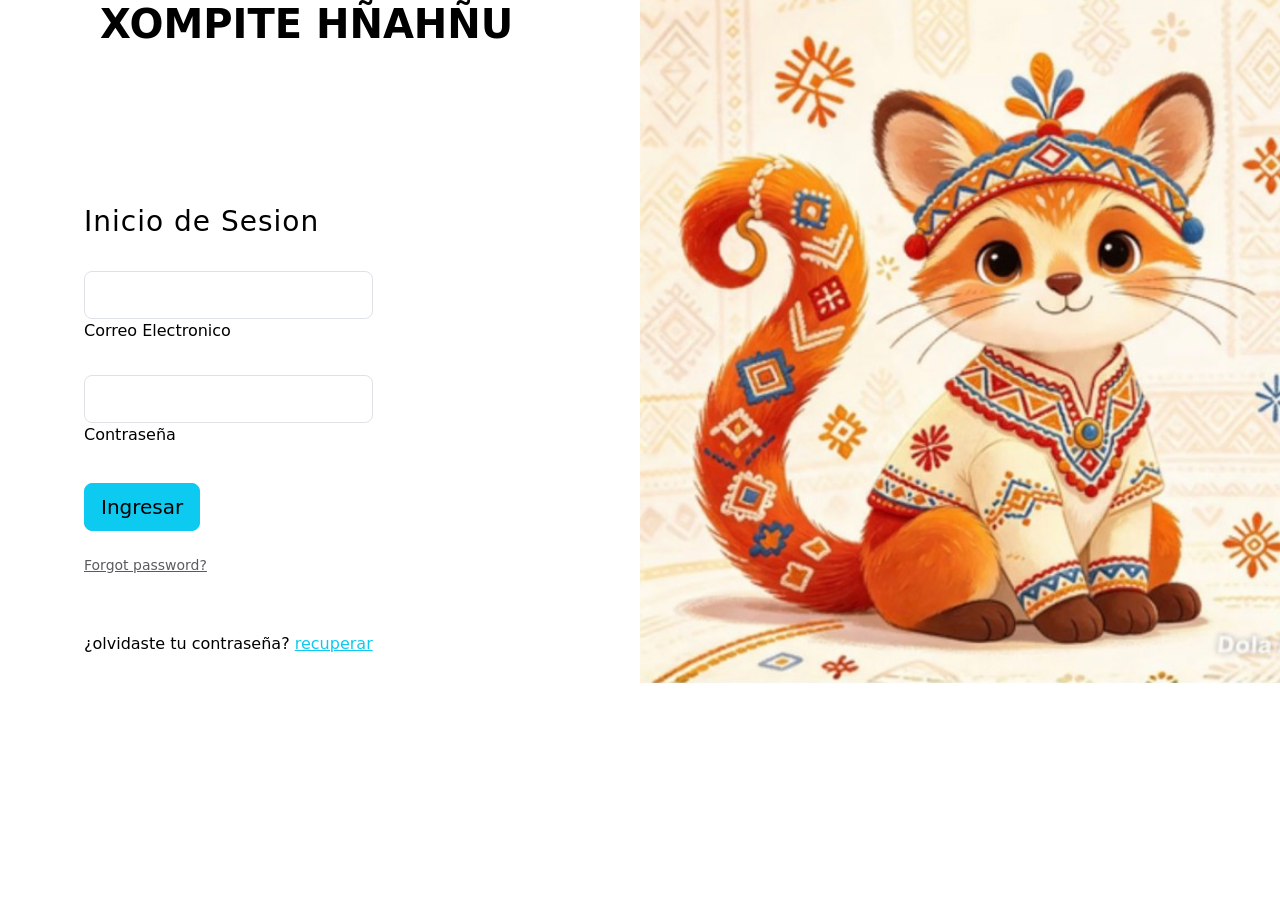
<file: login.html>
<!DOCTYPE html>
<html lang="en">
<head>
    <meta charset="UTF-8">
    <meta name="viewport" content="width=device-width, initial-scale=1.0">
    <title>Document</title>
    <link href="https://cdn.jsdelivr.net/npm/bootstrap@5.0.2/dist/css/bootstrap.min.css" rel="stylesheet" integrity="sha384-EVSTQN3/azprG1Anm3QDgpJLIm9Nao0Yz1ztcQTwFspd3yD65VohhpuuCOmLASjC" crossorigin="anonymous">
    <style>
        .bg-image-vertical {
position: relative;
overflow: hidden;
background-repeat: no-repeat;
background-position: right center;
background-size: auto 100%;
}

@media (min-width: 1025px) {
.h-custom-2 {
height: 100%;
}
}
    </style>
</head>
<body>
<section class="vh-100">
  <div class="container-fluid">
    <div class="row">
      <div class="col-sm-6 text-black">

        <div class="px-5 ms-xl-4">
          <i class="fas fa-crow fa-2x me-3 pt-5 mt-xl-4" style="color: #709085;"></i>
          <span class="h1 fw-bold mb-0">XOMPITE HÑAHÑU</span>
        </div>

        <div class="d-flex align-items-center h-custom-2 px-5 ms-xl-4 mt-5 pt-5 pt-xl-0 mt-xl-n5">

          <form id="loginForm" action="login.php" method="POST" novalidate>

            <h3 class="fw-normal mb-3 pb-3" style="letter-spacing: 1px;">Inicio de Sesion</h3>

            <div data-mdb-input-init class="form-outline mb-4">
              <input type="email" id="form2Example18" name="email" class="form-control form-control-lg" />
              <label class="form-label" for="form2Example18">Correo Electronico</label>
            </div>

            <div data-mdb-input-init class="form-outline mb-4">
              <input type="password" id="form2Example28" name="contrasena" class="form-control form-control-lg" />
              <label class="form-label" for="form2Example28">Contraseña</label>
            </div>

            <div class="pt-1 mb-4">
              <button data-mdb-button-init data-mdb-ripple-init class="btn btn-info btn-lg btn-block" type="submit">Ingresar</button>
            </div>

            <p class="small mb-5 pb-lg-2"><a class="text-muted" href="#!">Forgot password?</a></p>
            <p>¿olvidaste tu contraseña? <a href="#!" class="link-info">recuperar</a></p>

          </form>

        </div>

      </div>
      <div class="col-sm-6 px-0 d-none d-sm-block">
        <img src="imagenes/logop.jpeg" alt="logotipo" style="width: 700px; height: 80;">

      </div>
    </div>
  </div>
</section>
<link href="https://cdn.jsdelivr.net/npm/bootstrap@5.0.2/dist/css/bootstrap.min.css" rel="stylesheet" integrity="sha384-EVSTQN3/azprG1Anm3QDgpJLIm9Nao0Yz1ztcQTwFspd3yD65VohhpuuCOmLASjC" crossorigin="anonymous">
</body>
</html>
</file>
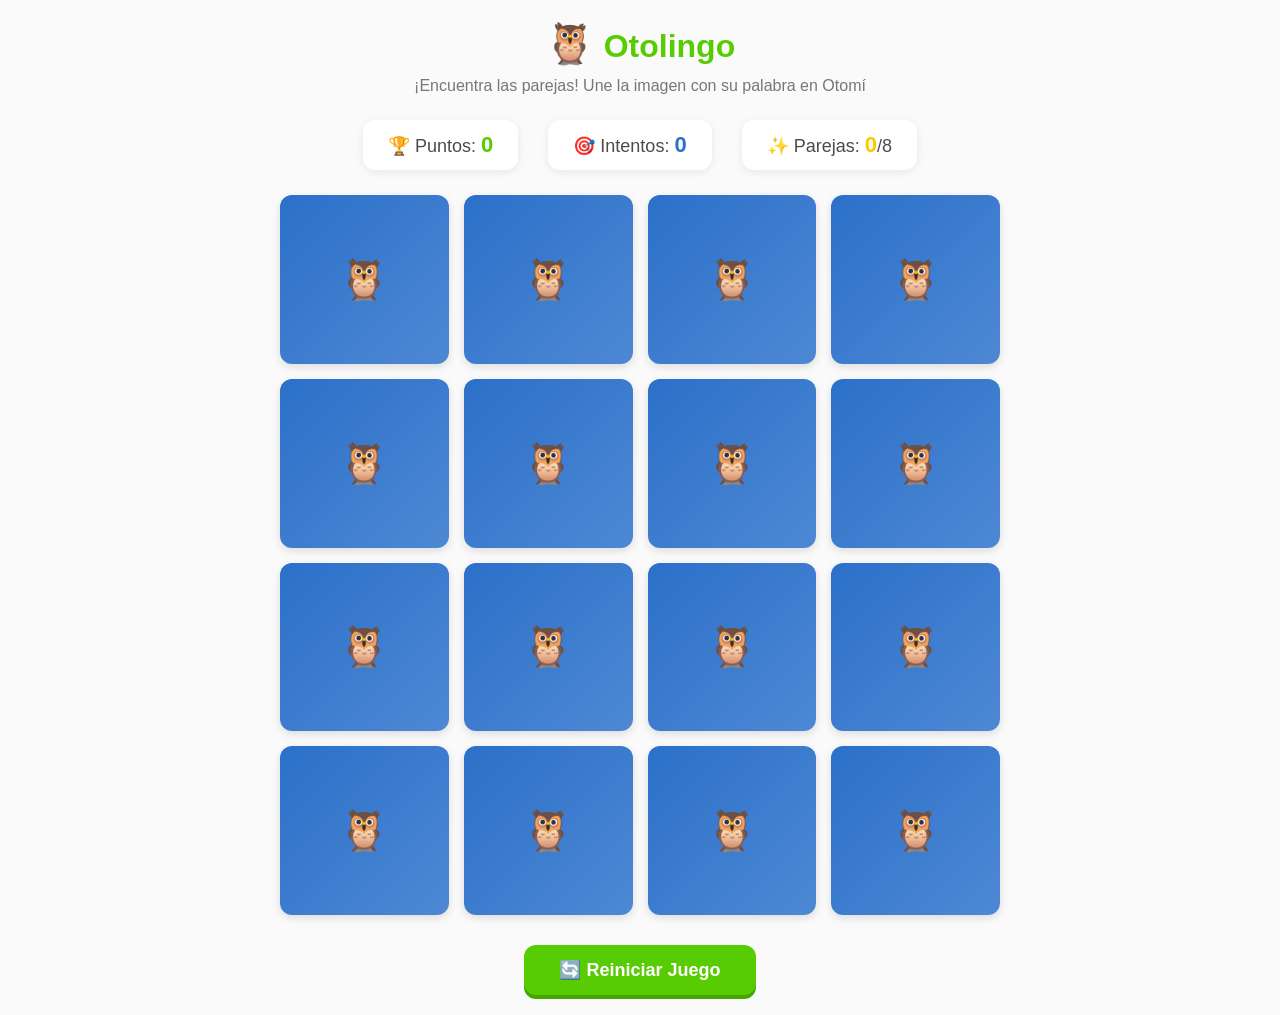
<file: memorama.html>
<!DOCTYPE html>
<html lang="es">
<head>
    <meta charset="UTF-8">
    <meta name="viewport" content="width=device-width, initial-scale=1.0">
    <title>Otolingo 🦉 - Memorama con Imágenes</title>
    <style>
        * {
            margin: 0;
            padding: 0;
            box-sizing: border-box;
            font-family: 'Arial Rounded MT Bold', sans-serif;
        }




        :root {
            --verde: #58CC02;
            --verde-oscuro: #46A302;
            --azul: #2B70C9;
            --azul-claro: #4E88D4;
            --amarillo: #FFC800;
            --rojo: #FF4B4B;
            --gris: #E5E5E5;
            --texto: #4B4B4B;
            --fondo: #FAFAFA;
        }




        body {
            background-color: var(--fondo);
            color: var(--texto);
            min-height: 100vh;
            padding: 20px;
        }




        header {
            text-align: center;
            margin-bottom: 25px;
        }




        h1 {
            font-size: 32px;
            color: var(--verde);
            margin-bottom: 10px;
        }




        h1 span {
            font-size: 40px;
        }




        .subtitulo {
            font-size: 16px;
            color: #777;
        }




        .info-juego {
            display: flex;
            justify-content: center;
            gap: 30px;
            margin-bottom: 25px;
            font-size: 18px;
            flex-wrap: wrap;
        }




        .puntuacion, .intentos, .encontrados {
            background: white;
            padding: 12px 25px;
            border-radius: 12px;
            box-shadow: 0 2px 8px rgba(0,0,0,0.08);
        }




        .puntuacion span { color: var(--verde); font-weight: bold; font-size: 22px; }
        .intentos span { color: var(--azul); font-weight: bold; font-size: 22px; }
        .encontrados span { color: var(--amarillo); font-weight: bold; font-size: 22px; }




        /* TABLERO */
        .tablero {
            max-width: 720px;
            margin: 0 auto;
            display: grid;
            grid-template-columns: repeat(4, 1fr);
            gap: 15px;
        }




        /* TARJETAS */
        .tarjeta {
            aspect-ratio: 1 / 1;
            position: relative;
            cursor: pointer;
            transform-style: preserve-3d;
            transition: transform 0.5s ease;
        }




        .tarjeta.volteada {
            transform: rotateY(180deg);
        }




        .cara {
            position: absolute;
            width: 100%;
            height: 100%;
            border-radius: 12px;
            display: flex;
            align-items: center;
            justify-content: center;
            backface-visibility: hidden;
            box-shadow: 0 3px 8px rgba(0,0,0,0.12);
        }




        .trasera {
            background: linear-gradient(135deg, var(--azul), var(--azul-claro));
            font-size: 40px;
        }




        .frente {
            background: white;
            border: 3px solid var(--amarillo);
            transform: rotateY(180deg);
            flex-direction: column;
            padding: 8px;
        }




        .emoji {
            font-size: 48px;
            margin-bottom: 5px;
        }




        .palabra {
            font-size: 16px;
            font-weight: bold;
            color: var(--azul);
            text-align: center;
        }




        .tarjeta.acertada .frente {
            background: #E8FFE8;
            border-color: var(--verde);
        }




        /* BOTONES */
        .contenedor-boton {
            text-align: center;
            margin-top: 30px;
        }




        .boton {
            background: var(--verde);
            color: white;
            border: none;
            padding: 14px 35px;
            font-size: 18px;
            border-radius: 12px;
            cursor: pointer;
            font-weight: bold;
            box-shadow: 0 4px 0 var(--verde-oscuro);
            transition: all 0.1s;
        }




        .boton:active {
            transform: translateY(4px);
            box-shadow: none;
        }




        /* MENSAJE FINAL */
        .mensaje-final {
            position: fixed;
            top: 50%;
            left: 50%;
            transform: translate(-50%, -50%);
            background: white;
            padding: 40px;
            border-radius: 20px;
            box-shadow: 0 6px 25px rgba(0,0,0,0.2);
            text-align: center;
            z-index: 100;
            display: none;
        }




        .mensaje-final h2 {
            font-size: 28px;
            color: var(--verde);
            margin-bottom: 15px;
        }




        .mensaje-final p {
            font-size: 18px;
            margin-bottom: 20px;
        }




        .oculto {
            display: none !important;
        }




        /* Responsivo */
        @media (max-width: 600px) {
            .tablero {
                grid-template-columns: repeat(3, 1fr);
            }
            .emoji {
                font-size: 36px;
            }
            .palabra {
                font-size: 13px;
            }
        }
    </style>
</head>
<body>




    <header>
        <h1><span>🦉</span> Otolingo</h1>
        <p class="subtitulo">¡Encuentra las parejas! Une la imagen con su palabra en Otomí</p>
    </header>




    <div class="info-juego">
        <div class="puntuacion">🏆 Puntos: <span id="puntos">0</span></div>
        <div class="intentos">🎯 Intentos: <span id="intentos">0</span></div>
        <div class="encontrados">✨ Parejas: <span id="encontrados">0</span>/8</div>
    </div>




    <div class="tablero" id="tablero"></div>




    <div class="contenedor-boton">
        <button class="boton" onclick="reiniciarJuego()">🔄 Reiniciar Juego</button>
    </div>




    <!-- MENSAJE FINAL -->
    <div class="mensaje-final" id="mensajeFinal">
        <h2>🎉 ¡Felicidades!</h2>
        <p>Has encontrado todas las parejas en <strong id="totalIntentos">0</strong> intentos</p>
        <p>Puntuación final: <strong id="puntosFinal">0</strong> puntos</p>
        <button class="boton" onclick="cerrarMensaje(); reiniciarJuego();">¡Jugar otra vez!</button>
    </div>




    <script>
        // ==========================================
        // BASE DE DATOS: IMAGEN ↔ PALABRA EN OTOMÍ
        // ==========================================
      const parejas = [
            { imagen: "🐕", palabra: "F'yo", nombre: "Perro" },
            { imagen: "🐱", palabra: "Mixtu", nombre: "Gato" },
            { imagen: "🏠", palabra: "Nguu", nombre: "Casa" },
            { imagen: "💧", palabra: "Deje", nombre: "Agua" },
            { imagen: "🌽", palabra: "dethä", nombre: "Maíz" },
            { imagen: "☀️", palabra: "Jädi", nombre: "Sol" },
            { imagen: "🌙", palabra: "Zänä", nombre: "Luna" },
            { imagen: "👋", palabra: "Jaxia", nombre: "Hola" }
        ];






        // ==========================================
        // VARIABLES DEL JUEGO
        // ==========================================
        let puntos = 0;
        let intentos = 0;
        let parejasEncontradas = 0;
        let tarjetasVolteadas = [];
        let bloqueado = false;




        // ==========================================
        // INICIAR JUEGO
        // ==========================================
        function iniciarJuego() {
            puntos = 0;
            intentos = 0;
            parejasEncontradas = 0;
            tarjetasVolteadas = [];
            bloqueado = false;
           
            actualizarPuntuacion();
            generarTarjetas();
        }




        // ==========================================
        // MEZCLAR ARRAY
        // ==========================================
        function mezclar(array) {
            return array.slice().sort(() => Math.random() - 0.5);
        }




        // ==========================================
        // GENERAR TARJETAS
        // ==========================================
        function generarTarjetas() {
            const tablero = document.getElementById('tablero');
            tablero.innerHTML = "";




            // Crear pares: una tarjeta con IMAGEN y otra con la PALABRA en Otomí
            let tarjetas = [];
            parejas.forEach((par, indice) => {
                // Tarjeta con imagen
                tarjetas.push({ tipo: "imagen", contenido: par.imagen, parId: indice });
                // Tarjeta con palabra en Otomí
                tarjetas.push({ tipo: "palabra", contenido: par.palabra, parId: indice });
            });




            // Mezclar las tarjetas
            tarjetas = mezclar(tarjetas);




            // Crear cada tarjeta en el HTML
            tarjetas.forEach((datos) => {
                const tarjeta = document.createElement('div');
                tarjeta.className = 'tarjeta';
                tarjeta.dataset.parId = datos.parId;
                tarjeta.dataset.tipo = datos.tipo;
               
                if (datos.tipo === "imagen") {
                    tarjeta.innerHTML = `
                        <div class="cara trasera">🦉</div>
                        <div class="cara frente">
                            <div class="emoji">${datos.contenido}</div>
                        </div>
                    `;
                } else {
                    tarjeta.innerHTML = `
                        <div class="cara trasera">🦉</div>
                        <div class="cara frente">
                            <div class="palabra">${datos.contenido}</div>
                        </div>
                    `;
                }
               
                tarjeta.onclick = () => voltearTarjeta(tarjeta);
                tablero.appendChild(tarjeta);
            });
        }




        // ==========================================
        // VOLTEAR TARJETA
        // ==========================================
        function voltearTarjeta(tarjeta) {
            if (bloqueado) return;
            if (tarjeta.classList.contains('volteada')) return;
            if (tarjeta.classList.contains('acertada')) return;




            tarjeta.classList.add('volteada');
            tarjetasVolteadas.push(tarjeta);




            if (tarjetasVolteadas.length === 2) {
                intentos++;
                actualizarPuntuacion();
                comprobarPareja();
            }
        }




        // ==========================================
        // COMPROBAR SI SON PAREJA
        // ==========================================
        function comprobarPareja() {
            bloqueado = true;
            const t1 = tarjetasVolteadas[0];
            const t2 = tarjetasVolteadas[1];




            if (t1.dataset.parId === t2.dataset.parId) {
                // ✅ ¡ENCONTRÓ LA PAREJA!
                puntos += 10;
                parejasEncontradas++;
               
                setTimeout(() => {
                    t1.classList.add('acertada');
                    t2.classList.add('acertada');
                    t1.style.cursor = "default";
                    t2.style.cursor = "default";
                    actualizarPuntuacion();
                   
                    if (parejasEncontradas === parejas.length) {
                        setTimeout(mostrarMensajeFinal, 500);
                    }
                   
                    tarjetasVolteadas = [];
                    bloqueado = false;
                }, 600);
               
            } else {
                // ❌ NO SON IGUALES
                setTimeout(() => {
                    t1.classList.remove('volteada');
                    t2.classList.remove('volteada');
                    tarjetasVolteadas = [];
                    bloqueado = false;
                }, 1000);
            }
        }




        function actualizarPuntuacion() {
            document.getElementById('puntos').textContent = puntos;
            document.getElementById('intentos').textContent = intentos;
            document.getElementById('encontrados').textContent = `${parejasEncontradas}`;
        }




        function mostrarMensajeFinal() {
            document.getElementById('totalIntentos').textContent = intentos;
            document.getElementById('puntosFinal').textContent = puntos;
            document.getElementById('mensajeFinal').style.display = "block";
        }




        function cerrarMensaje() {
            document.getElementById('mensajeFinal').style.display = "none";
        }




        function reiniciarJuego() {
            cerrarMensaje();
            iniciarJuego();
        }




        window.onload = iniciarJuego;
    </script>
</body>
</html>
</file>
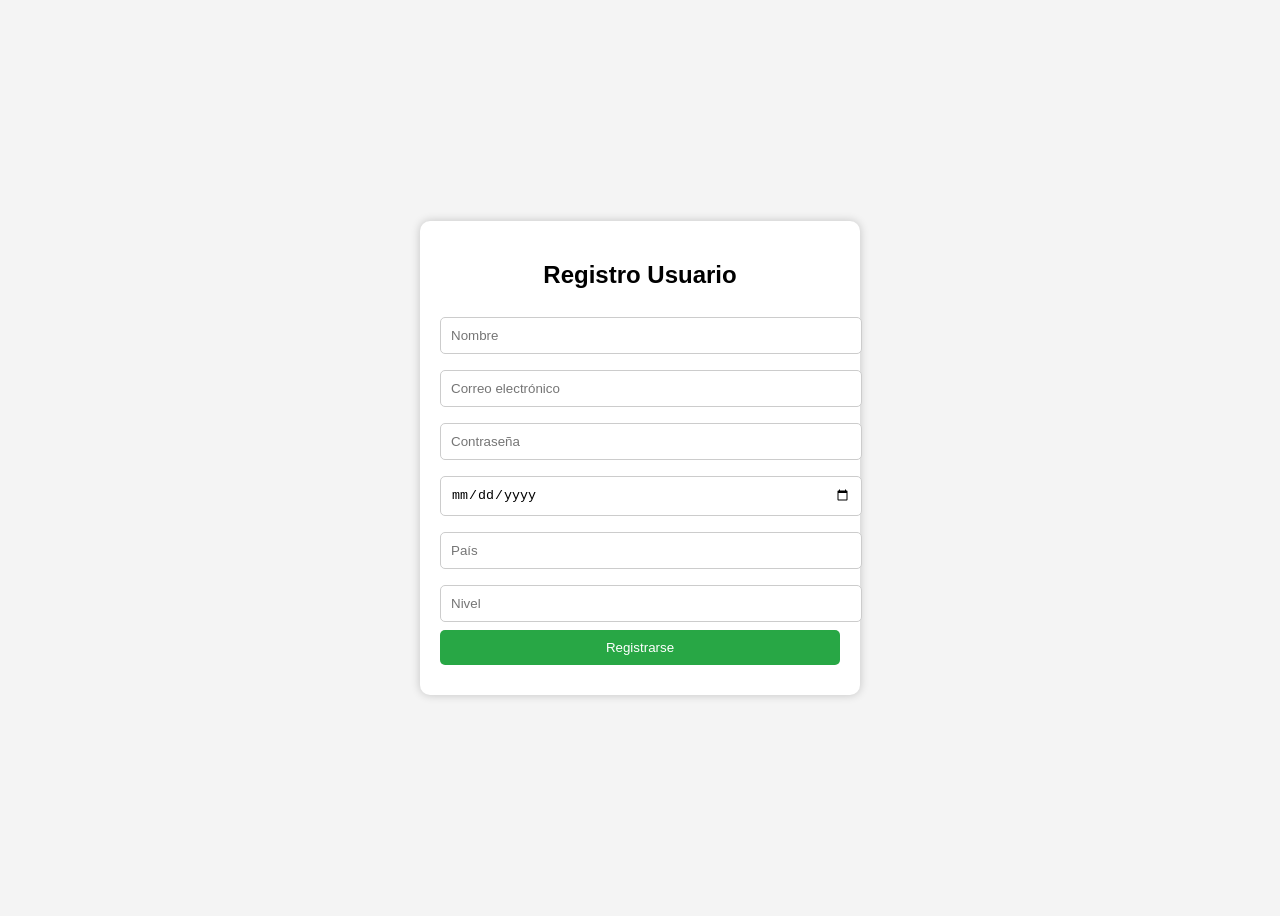
<file: registro.html>
<!DOCTYPE html>
<html lang="es">
<head>
<meta charset="UTF-8">
<meta name="viewport" content="width=device-width, initial-scale=1.0">
<title>Registro de Usuario</title>


<style>
    body{
        font-family: Arial, sans-serif;
        background:#f4f4f4;
        display:flex;
        justify-content:center;
        align-items:center;
        height:100vh;
    }


    .formulario{
        background:white;
        padding:20px;
        border-radius:10px;
        width:400px;
        box-shadow:0 0 10px rgba(0,0,0,.2);
    }


    .formulario h2{
        text-align:center;
    }


    input{
        width:100%;
        padding:10px;
        margin:8px 0;
        border:1px solid #ccc;
        border-radius:5px;
    }


    button{
        width:100%;
        padding:10px;
        background:#28a745;
        color:white;
        border:none;
        border-radius:5px;
        cursor:pointer;
    }


    button:hover{
        background:#218838;
    }


    #mensaje{
        margin-top:10px;
        text-align:center;
    }
</style>


</head>
<body>


<div class="formulario">
    <h2>Registro Usuario</h2>


    <form id="formRegistro">
        <input type="text" name="nombre" placeholder="Nombre" required>


        <input type="email" name="email" placeholder="Correo electrónico" required>


        <input type="password" name="contrasena" maxlength="6" placeholder="Contraseña" required>


        <input type="date" name="fecha_nac" required>


        <input type="text" name="pais" placeholder="País" required>


        <input type="number" name="nivel" min="1" max="99" placeholder="Nivel" required>


        <button type="submit">Registrarse</button>
    </form>


    <div id="mensaje"></div>
</div>


<script>
document.getElementById("formRegistro")
.addEventListener("submit", async function(e){


    e.preventDefault();


    const datos = {
        nombre: this.nombre.value,
        email: this.email.value,
        contrasena: this.contrasena.value,
        fecha_nac: this.fecha_nac.value,
        pais: this.pais.value,
        nivel: this.nivel.value
    };


    try{


        const respuesta = await fetch("registro.php",{
            method:"POST",
            headers:{
                "Content-Type":"application/json"
            },
            body: JSON.stringify(datos)
        });


        const resultado = await respuesta.json();


        document.getElementById("mensaje").innerHTML =
        resultado.mensaje;


        if(resultado.estado){
            this.reset();
        }


    }catch(error){
        console.error(error);
    }


});
</script>


</body>
</html>
</file>
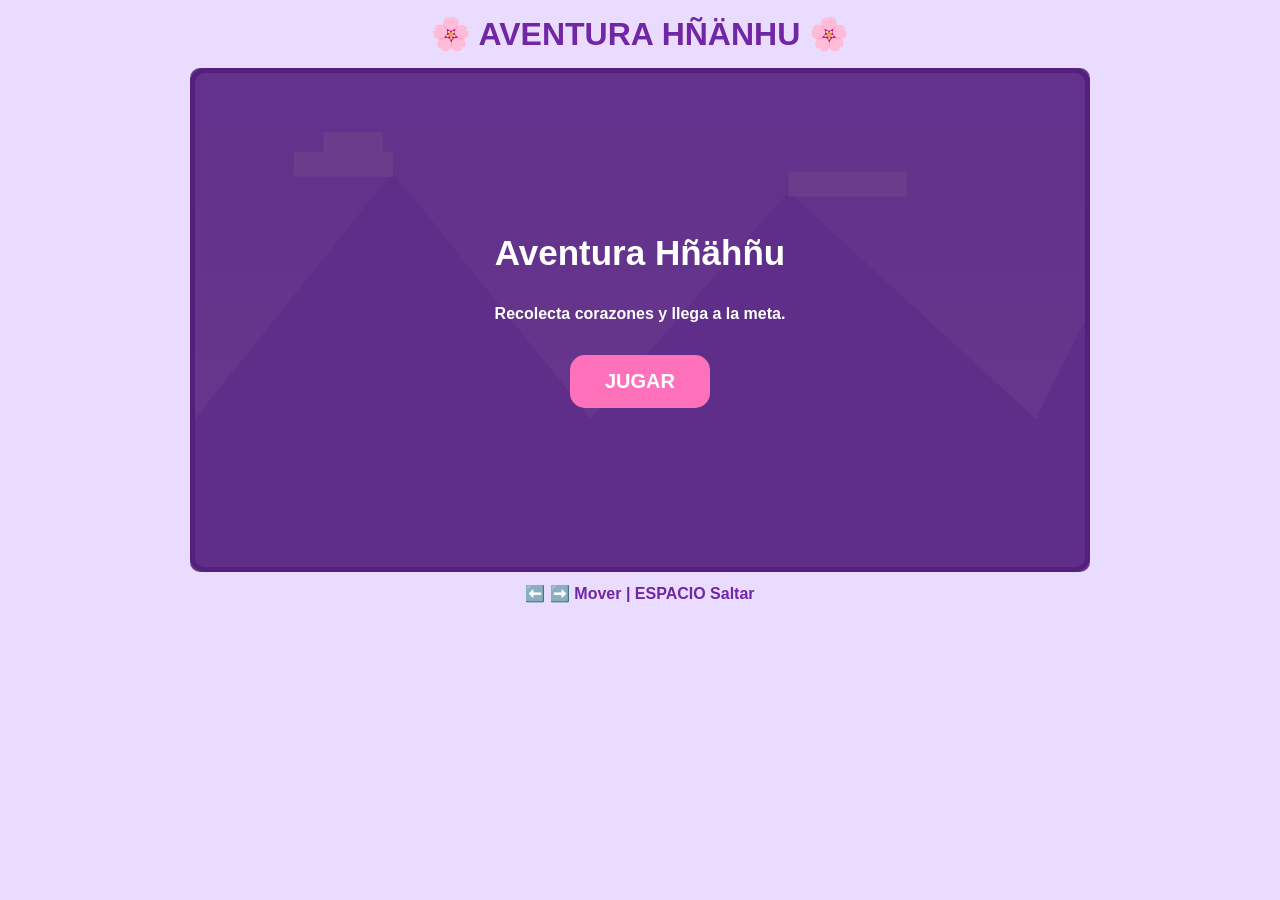
<file: saltar.html>
<!DOCTYPE html>
<html lang="es">
<head>
<meta charset="UTF-8">
<meta name="viewport" content="width=device-width, initial-scale=1.0">
<title>Aventura Hñähñu</title>
<style>
*{
    margin: 0;
    padding: 0;
    box-sizing: border-box;
}




body {
    background: #eadcff;
    font-family: Arial, sans-serif;
    text-align: center;
}




h1 {
    color: #7026a5;
    margin: 15px;
}




#contenedor {
    width: 900px;
    max-width: 95%;
    margin: auto;
    position: relative;
}




canvas {
    width: 100%;
    background: linear-gradient(#c9a7ff, #f4cfff);
    border: 5px solid #7026a5;
    border-radius: 15px;
    display: block;
}




#menu {
    position: absolute;
    top: 0;
    left: 0;
    width: 100%;
    height: 100%;
    background: rgba(80, 30, 120, 0.85);
    color: white;
    display: flex;
    flex-direction: column;
    justify-content: center;
    align-items: center;
    border-radius: 10px;
    gap: 20px;
}




#menu h2 {
    font-size: 35px;
}




button {
    background: #ff72bb;
    border: none;
    padding: 15px 35px;
    border-radius: 15px;
    font-size: 20px;
    color: white;
    cursor: pointer;
    font-weight: bold;
}




button:hover {
    background: #ff43a3;
}




p {
    margin: 12px;
    color: #7026a5;
    font-weight: bold;
}
</style>
</head>




<body>




<h1>🌸 AVENTURA HÑÄNHU 🌸</h1>




<div id="contenedor">




<canvas id="juego" width="900" height="500"></canvas>




<div id="menu">
    <h2 id="titulo">Aventura Hñähñu</h2>
    <p style="color:white">Recolecta corazones y llega a la meta.</p>
    <button onclick="iniciar()">JUGAR</button>
</div>




</div>




<p>⬅️ ➡️ Mover | ESPACIO Saltar</p>




<script>
const canvas = document.getElementById("juego");
const ctx = canvas.getContext("2d");
const menu = document.getElementById("menu");
const titulo = document.getElementById("titulo");




let jugador;
let plataformas;
let corazones;
let obstaculos;
let teclas = {};
let puntos = 0;
let vidas = 3;
let jugando = false;
let camara = 0;
let meta = 3500;




const gravedad = 0.6;




function iniciar() {
    puntos = 0;
    vidas = 3;
    camara = 0;




    jugador = {
        x: 50,
        y: 350,
        w: 35,
        h: 45,
        vx: 0,
        vy: 0,
        suelo: false
    };




    plataformas = [
        {x:0,y:430,w:400,h:70},
        {x:500,y:370,w:180,h:30},
        {x:780,y:320,w:180,h:30},
        {x:1100,y:400,w:300,h:70},
        {x:1500,y:340,w:200,h:30},
        {x:1800,y:290,w:180,h:30},
        {x:2100,y:420,w:350,h:70},
        {x:2600,y:350,w:200,h:30},
        {x:3000,y:400,w:600,h:70}
    ];




    corazones = [
        {x:250,y:350},
        {x:570,y:300},
        {x:850,y:250},
        {x:1200,y:330},
        {x:1550,y:280},
        {x:1850,y:230},
        {x:2200,y:350},
        {x:2650,y:290},
        {x:3200,y:330}
    ];




    obstaculos = [
        {x:600,y:345,w:30,h:25},
        {x:1250,y:375,w:35,h:25},
        {x:2250,y:395,w:35,h:25},
        {x:3150,y:375,w:35,h:25}
    ];




    jugador.x = 50;
    jugador.y = 350;




    jugando = true;
    menu.style.display = "none";




    actualizar();
}




// DIBUJAR JUGADOR
function dibujarJugador() {
    let x = jugador.x - camara;
    let y = jugador.y;




    // Cabello
    ctx.fillStyle = "#382044";
    ctx.fillRect(x+5,y,x+0?25:25,15);
    ctx.fillRect(x,y+10,35,25);




    // Cara
    ctx.fillStyle = "#f4c49c";
    ctx.fillRect(x+8,y+10,20,20);




    // Ojos
    ctx.fillStyle = "#222";
    ctx.fillRect(x+12,y+17,3,4);
    ctx.fillRect(x+22,y+17,3,4);




    // Blusa
    ctx.fillStyle = "#ffffff";
    ctx.fillRect(x+5,y+30,25,10);




    // Falda
    ctx.fillStyle = "#a64bd4";
    ctx.fillRect(x+2,y+38,31,7);




    // Piernas
    ctx.fillStyle = "#382044";
    ctx.fillRect(x+8,y+45,6,8);
    ctx.fillRect(x+22,y+45,6,8);




    // Moño
    ctx.fillStyle = "#ff69b4";
    ctx.fillRect(x+25,y+3,10,5);
}




// DIBUJAR ESCENARIO
function dibujarMundo() {
    ctx.clearRect(0,0,900,500);




    // Montañas
    ctx.fillStyle = "#b38be8";
    ctx.beginPath();
    ctx.moveTo(0,350);
    ctx.lineTo(200,100);
    ctx.lineTo(400,350);
    ctx.lineTo(600,120);
    ctx.lineTo(850,350);
    ctx.lineTo(900,250);
    ctx.lineTo(900,500);
    ctx.lineTo(0,500);
    ctx.fill();




    // Nubes
    ctx.fillStyle = "#fff1ff";
    ctx.fillRect(100,80,100,25);
    ctx.fillRect(130,60,60,25);
    ctx.fillRect(600,100,120,25);




    // Plataformas
    plataformas.forEach(p => {
        let x = p.x-camara;




        ctx.fillStyle = "#7b3f2a";
        ctx.fillRect(x,p.y,p.w,p.h);




        ctx.fillStyle = "#65d85c";
        ctx.fillRect(x,p.y,p.w,12);




        ctx.fillStyle = "#9bff83";
        for(let i=0;i<p.w;i+=20){
            ctx.fillRect(x+i,p.y-3,10,5);
        }
    });




    // Corazones
    corazones.forEach(c => {
        ctx.font = "30px Arial";
        ctx.fillText("💗",c.x-camara,c.y);
    });


    // Meta
    ctx.fillStyle = "#7131a5";
    ctx.fillRect(meta-camara,280,8,150);




    ctx.font = "40px Arial";
    ctx.fillText("🏁",meta-camara-20,280);




    dibujarJugador();




    // HUD
    ctx.fillStyle = "#6d299a";
    ctx.font = "bold 22px Arial";
    ctx.fillText("💗 Vidas: "+vidas,20,35);
    ctx.fillText("⭐ Puntos: "+puntos,700,35);
}




// COLISIONES
function colision(a,b) {
    return a.x < b.x+b.w &&
           a.x+a.w > b.x &&
           a.y < b.y+b.h &&
           a.y+a.h > b.y;
}




// ACTUALIZAR JUGADOR
function mover() {
    jugador.vx = 0;




    if(teclas["ArrowRight"]) jugador.vx = 5;
    if(teclas["ArrowLeft"]) jugador.vx = -5;




    jugador.x += jugador.vx;
    jugador.vy += gravedad;
    jugador.y += jugador.vy;




    jugador.suelo = false;




    plataformas.forEach(p => {
        if(colision(jugador,p) && jugador.vy >= 0 &&
           jugador.y+jugador.h-jugador.vy <= p.y+5) {




            jugador.y = p.y-jugador.h;
            jugador.vy = 0;
            jugador.suelo = true;
        }
    });




    // CAER
    if(jugador.y > 550) perderVida();




    // CORAZONES
    corazones = corazones.filter(c => {
        let objeto = {x:c.x,y:c.y,w:25,h:25};




        if(colision(jugador,objeto)) {
            puntos += 10;
            return false;
        }
        return true;
    });




    // OBSTACULOS
    obstaculos.forEach(o => {
        if(colision(jugador,o)) perderVida();
    });




    // META
    if(jugador.x >= meta) finalizar(true);




    // CAMARA
    camara = jugador.x-200;
    if(camara < 0) camara = 0;
}




// PERDER VIDA
function perderVida() {
    vidas--;




    jugador.x -= 80;
    jugador.y = 300;
    jugador.vy = 0;




    if(vidas <= 0) finalizar(false);
}




// FINAL
function finalizar(victoria) {
    jugando = false;
    menu.style.display = "flex";




    if(victoria) {
        titulo.innerText = "🎉 ¡GANASTE! 🎉";
    } else {
        titulo.innerText = "💔 GAME OVER";
    }




    menu.querySelector("p").innerText =
        "Puntuación final: "+puntos;




    menu.querySelector("button").innerText = "VOLVER A JUGAR";
}




// BUCLE
function actualizar() {
    if(!jugando) return;




    mover();
    dibujarMundo();




    requestAnimationFrame(actualizar);
}




// TECLADO
document.addEventListener("keydown", e => {
    teclas[e.key] = true;




    if(e.code === "Space" && jugador && jugador.suelo) {
        jugador.vy = -13;
        jugador.suelo = false;
    }
});




document.addEventListener("keyup", e => {
    teclas[e.key] = false;
});




// INICIO
dibujarMundo();
</script>




</body>
</html>
</file>
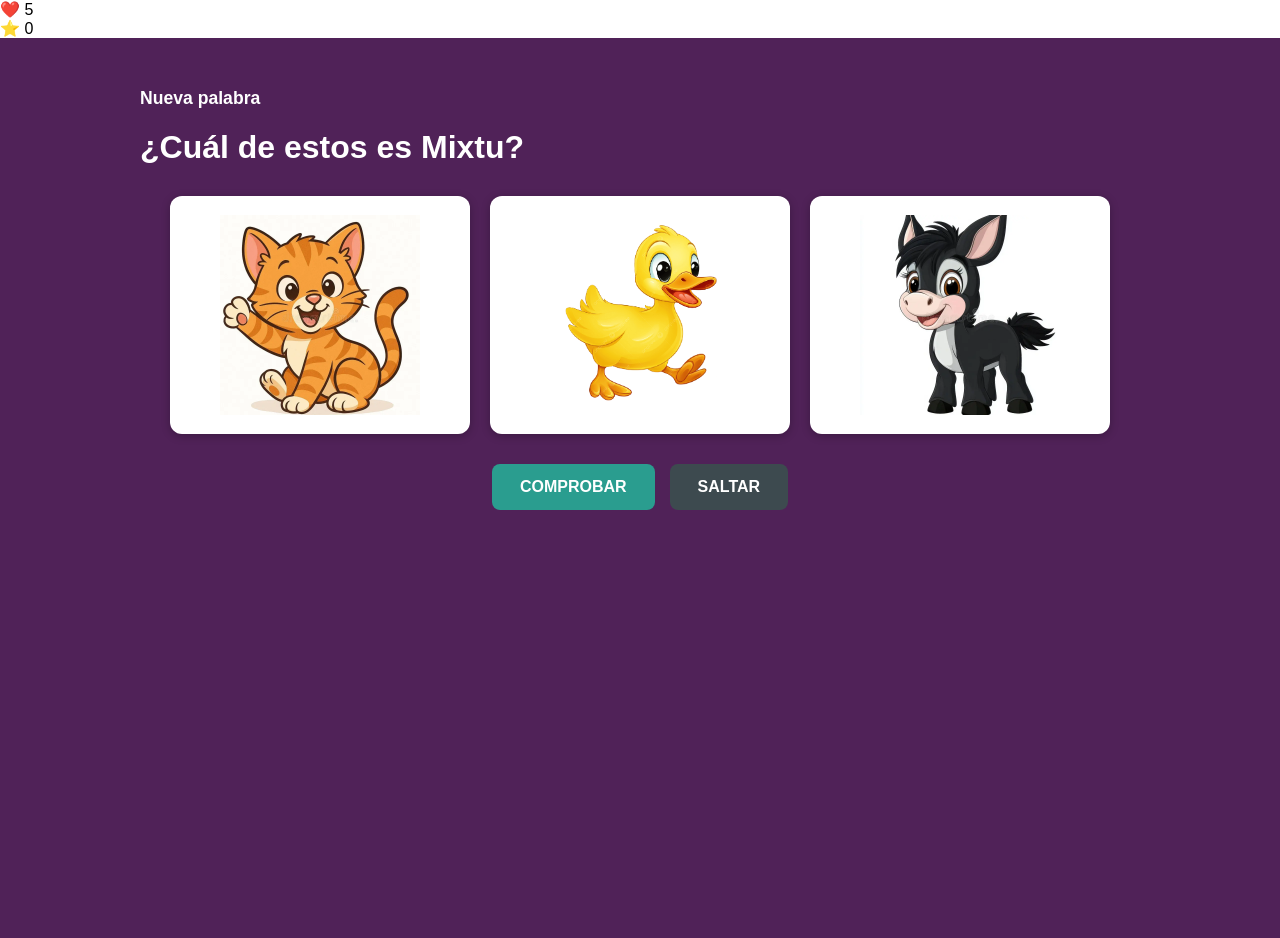
<file: unidad_animales.html>
<!DOCTYPE html>
<html lang="es">
<head>
<meta charset="UTF-8">
<meta name="viewport" content="width=device-width, initial-scale=1.0">
<title>Aprendiendo...</title>
<link rel="stylesheet" href="estilo1.css">

</head>
<body>
    <header class="barra_superior">


    <div class="contenedor_progreso">
        <div class="avance_progreso">
            <div class="relleno_progreso"></div>
        </div>
    </div>


    <div class="caja_vidas">
        <span class="icono_corazon">❤️</span>
        <span id="contador_vidas">5</span>
        <div class="caja_puntaje">
    ⭐ <span id="puntaje">0</span>
</div>
    </div>


</header>




<!-- LECCIÓN 1 -->
<section id="leccion1" style="background-color:#502258;color:white;">




<h3>Nueva palabra</h3>
<h1>¿Cuál de estos es Mixtu?</h1>




<div class="container">
    <!-- Correcta -->
    <div class="card" onclick="seleccionarRespuesta('Mixtu',this); reproducirAudio1()">
        <img src="imagenes/gato.png">
       
    </div>
    <!-- inCorrecta -->
    <div class="card" onclick= "seleccionarRespuesta('Pato',this); reproducirAudio2()">
         <img src="imagenes/pato.png" alt="Pato">
    </div>
<!-- inCorrecta -->
    <div class="card" onclick="seleccionarRespuesta('Burro',this);reproducirAudio3()">
        <img src="imagenes/burro.png">    
    </div>
</div>    


<div class="botones">
    <button class="comprobar" onclick="comprobar('Mixtu','mostrarleccion2')">
        COMPROBAR
    </button>
    <button class="saltar" onclick="mostrarleccion2()">
         SALTAR
    </button>
</div>
</section>




<!-- LECCIÓN 2 -->




<section id="leccion2" style="background-color:#e1a3ec;">




<h3>Nueva palabra</h3>
<h1>¿Cuál de estos es el Badu?</h1>




<div class="container">




       
        <div class="card" onclick= "seleccionarRespuesta('Pato',this);reproducirAudio2()">
            <img src="imagenes/pato.png">
             
        </div>




        <div class="card" onclick="seleccionarRespuesta('Perro',this); reproducirAudio4()">
            <img src="imagenes/perro.webp">
        </div>


        <div class="card" onclick="seleccionarRespuesta('Gato',this);reproducirAudio1()">
            <img src="imagenes/gato.png">
        </div>
</div>




<div class="botones">
        <button class="comprobar" onclick="comprobar('Pato','mostrarleccion3')">
        COMPROBAR
        </button>




        <button class="saltar" onclick="mostrarleccion3()">
        SALTAR
        </button>
</div>


<p id="resultado2" class="resultado"></p>


</section>


<!-- LECCIÓN 3 -->




<section id="leccion3" style="background-color:#edbff5;">




<h3>Nueva palabra</h3>
<h1>¿Cuál de estos es un Juiji?</h1>
<div class="container">
<div class="card" onclick="seleccionarRespuesta('Burro',this);reproducirAudio3()">
<img src="imagenes/burro.png">
</div>


<div class="card" onclick="seleccionarRespuesta('Gato',this);reproducirAudio1()">
<img src="imagenes/gato.png">
</div>


<div class="card" onclick="seleccionarRespuesta('Pato',this);reproducirAudio2()">
<img src="imagenes/pato.png">
 </div>
</div>


<div class="botones">
    <button class="comprobar"  
        onclick="comprobar('Burro','mostrarleccion4')">
    COMPROBAR
    </button>
    <button class="saltar" onclick="mostrarleccion4()">
        SALTAR
    </button>
    </div>




<p id="resultado2" class="resultado"></p>




</section>


<!-- LECCIÓN 4 -->




<section id="leccion4" style="background-color:#bfd3f5;">




<h3>Completa la frase</h3>
<h1>El ___ toma leche</h1>




<div class="container">




       
        <div class="card" onclick="seleccionarRespuesta('Badu',this);reproducirAudio2()">
        <h3> Badu</h3>
        </div>




        <div class="card" onclick="seleccionarRespuesta('Juiji',this);reproducirAudio3()">
        <h3>Juiji</h3>
        </div>




        <div class="card" onclick="seleccionarRespuesta('Mixtu',this);reproducirAudio1()">
        <h3>Mixtu</h3>
        </div>
</div>
<div class="botones">
    <button class="comprobar" onclick="comprobar('Mixtu','mostrarleccion5')">
        COMPROBAR
    </button>
    <button class="saltar" onclick="mostrarleccion5()">
        SALTAR
    </button>
</div>




<p id="resultado2" class="resultado"></p>




</section>
<!-- LECCIÓN 5 -->




<section id="leccion5" style="background-color:#edbff5;">




<h3>Completa la frase con la palabra en Otomi </h3>
<h1>El ____ pone huevos</h1>




<div class="container">
<div class="card" onclick="seleccionarRespuesta('Badu',this);reproducirAudio2()">
        <h3> Badu</h3>
        </div>




        <div class="card" onclick="seleccionarRespuesta('Juiji',this);reproducirAudio3()">
        <h3>Juiji</h3>
        </div>




        <div class="card" onclick="seleccionarRespuesta('Gato',this);reproducirAudio1()">
        <h3>Mixtu</h3>
        </div>
</div>


<div class="botones">
    <button class="comprobar"
        onclick="comprobar('Badu','mostrarFinal')">
    COMPROBAR
    </button>
    <button class="saltar">
    SALTAR
    </button>
</div>


<p id="resultado2" class="resultado"></p>


</section>


<audio id="audio1" src="audios/Gato.ogg"></audio>
<audio id="audio2" src="audios/Pato.ogg"></audio>
<audio id="audio3" src="audios/Burro.ogg"></audio>
<audio id="audio4" src="audios/Perro.ogg"></audio>


<script>


// VARIABLES GLOBALES
let puntaje = 0;
let respuestaSeleccionada = "";


// ACTUALIZAR PUNTAJE EN PANTALLA
function actualizarPuntaje(){
    document.getElementById("puntaje").textContent = puntaje;
}


// SELECCIONAR RESPUESTA
function seleccionarRespuesta(respuesta, elemento){


    respuestaSeleccionada = respuesta;


    // Quitar selección anterior
    const tarjetas = document.querySelectorAll(".card");
    tarjetas.forEach(card => card.classList.remove("seleccionada"));


    // Marcar tarjeta seleccionada
    elemento.classList.add("seleccionada");
}


// VERIFICAR RESPUESTA
function comprobar(correcta, siguienteFuncion){


    if(respuestaSeleccionada === ""){
        alert("Selecciona una respuesta primero");
        return;
    }


    if(respuestaSeleccionada === correcta){


        puntaje += 10;
        actualizarPuntaje();


        alert("✅ ¡Correcto! +10 puntos");


    }else{


        alert("❌ Incorrecto");


    }


    respuestaSeleccionada = "";


    // avanzar a la siguiente lección
    window[siguienteFuncion]();
}


// AUDIOS
function reproducirAudio1(){
    const audio = document.getElementById("audio1");
    audio.currentTime = 0;
    audio.play();
}


function reproducirAudio2(){
    const audio = document.getElementById("audio2");
    audio.currentTime = 0;
    audio.play();
}


function reproducirAudio3(){
    const audio = document.getElementById("audio3");
    audio.currentTime = 0;
    audio.play();
}


function reproducirAudio4(){
    const audio = document.getElementById("audio4");
    audio.currentTime = 0;
    audio.play();
}


// NAVEGACIÓN
function mostrarleccion2(){
    document.getElementById("leccion1").style.display = "none";
    document.getElementById("leccion2").style.display = "block";
}


function mostrarleccion3(){
    document.getElementById("leccion2").style.display = "none";
    document.getElementById("leccion3").style.display = "block";
}


function mostrarleccion4(){
    document.getElementById("leccion3").style.display = "none";
    document.getElementById("leccion4").style.display = "block";
}


function mostrarleccion5(){
    document.getElementById("leccion4").style.display = "none";
    document.getElementById("leccion5").style.display = "block";
}


// PANTALLA FINAL
function mostrarFinal(){


   fetch("actualiza_progreso.php", {


        method: "POST",


        headers: {
            "Content-Type": "application/json"
        },


        body: JSON.stringify({
            experienciaGanada: puntaje
        })


    })
    .then(response => response.json())
    .then(data => {


        if(data.success){


            alert(
                "🎉 ¡Felicidades!\n\n" +
                "Ganaste " + puntaje +
                " puntos de experiencia."
            );


            window.location.href = "index.html";


        }else{


            alert(data.mensaje);


        }


    })
    .catch(error => {


        console.error(error);
        alert("Error al actualizar el progreso");


    });






}


</script>


</body>
</html>
</file>
<file: estilo1.css>
* {
    margin: 0;
    padding: 0;
    box-sizing: border-box;
    font-family: Arial, Helvetica, sans-serif;
}

body {
    min-height: 100vh;
}

/* LECCIONES OCULTAS AL INICIO */
#leccion2,
#leccion3,
#leccion4,
#leccion5 {
    display: none;
}

/* Cada lección ocupa toda la pantalla; el contenido queda centrado */
section {
    min-height: 100vh;
    padding: 50px max(30px, calc((100% - 1000px) / 2));
}

h3 {
    font-size: 1.1rem;
    font-weight: 700;
    margin-bottom: 20px;
}

h1 {
    font-size: 2rem;
    font-weight: 700;
    margin-bottom: 30px;
}

/* TARJETAS EN UNA FILA */
.container {
    display: flex;
    justify-content: center;
    gap: 20px;
    margin-bottom: 30px;
}

.card {
    flex: 1;
    max-width: 300px;
    background: #fff;
    border: 4px solid transparent;
    border-radius: 12px;
    box-shadow: 0 2px 8px rgba(0, 0, 0, .25);
    padding: 15px;
    display: flex;
    flex-direction: column;
    align-items: center;
    justify-content: center;
    gap: 10px;
    cursor: pointer;
    transition: .3s;
}

.card:hover {
    transform: translateY(-4px);
}

/* Arregla la imagen gigante */
.card img {
    width: 100%;
    height: 200px;
    object-fit: contain;
    display: block;
}

/* Texto de las tarjetas (lecciones 4 y 5) */
.card .contenido h3 {
    color: #1a1a1a;
    margin: 0;
    text-align: center;
}

.seleccionada {
    border-color: #58cc02;
    transform: scale(1.05);
}

/* BOTONES */
.botones {
    display: flex;
    justify-content: center;
    gap: 15px;
}

.botones button {
    padding: 14px 28px;
    border: none;
    border-radius: 8px;
    color: #fff;
    font-size: 1rem;
    font-weight: 600;
    cursor: pointer;
    transition: .3s;
}

.comprobar { background: #2a9d8f; }
.saltar { background: #3d4a4f; }

.botones button:hover {
    opacity: .85;
}

/* RESPONSIVE (siempre al final) */
@media (max-width: 768px) {
    h1 {
        font-size: 1.5rem;
    }

    .container {
        flex-direction: column;
        align-items: center;
    }

    .card {
        width: 90%;
        max-width: 300px;
    }
}
</file>
